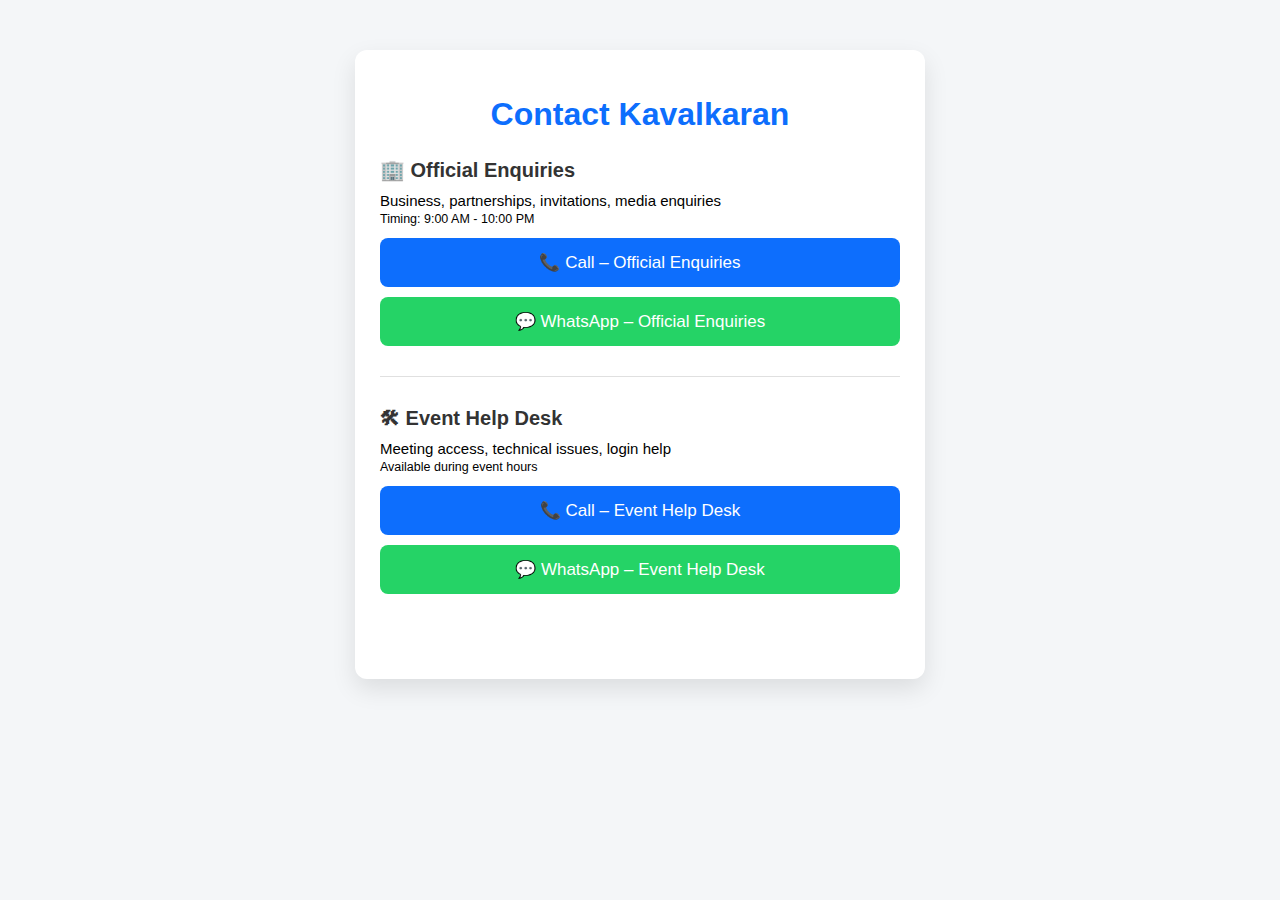
<file: call.html>
<!DOCTYPE html>
<html lang="en">
<head>
<meta charset="UTF-8">
<title>Contact Us – Kavalkaran</title>
<meta name="viewport" content="width=device-width, initial-scale=1.0">

<style>
  body {
    font-family: Arial, sans-serif;
    background: #f4f6f8;
    margin: 0;
  }

  .container {
    max-width: 520px;
    margin: 50px auto;
    background: #fff;
    padding: 25px;
    border-radius: 12px;
    box-shadow: 0 10px 25px rgba(0,0,0,0.1);
  }

  h1 {
    text-align: center;
    color: #0d6efd;
    margin-bottom: 25px;
  }

  .section {
    margin-bottom: 30px;
    padding-bottom: 20px;
    border-bottom: 1px solid #e0e0e0;
  }

  .section:last-child {
    border-bottom: none;
  }

  .section h2 {
    color: #333;
    font-size: 20px;
    margin-bottom: 10px;
  }

  .info {
    font-size: 15px;
    margin-bottom: 12px;
  }

  .btn {
    display: block;
    text-align: center;
    padding: 14px;
    margin: 10px 0;
    border-radius: 8px;
    font-size: 17px;
    color: #fff;
    text-decoration: none;
  }

  .call {
    background: #0d6efd;
  }

  .whatsapp {
    background: #25D366;
  }

  /* Floating Buttons */
  .float-btn {
    position: fixed;
    right: 20px;
    width: 55px;
    height: 55px;
    border-radius: 50%;
    color: #fff;
    font-size: 26px;
    text-align: center;
    line-height: 55px;
    box-shadow: 0 5px 15px rgba(0,0,0,0.3);
    z-index: 1000;
    text-decoration: none;
  }

  .float-enquiry-call { bottom: 160px; background: #0d6efd; }
  .float-enquiry-wa   { bottom: 90px;  background: #25D366; }
  .float-help-call    { bottom: 20px;  background: #6f42c1; }
  .float-help-wa      { bottom: -50px; background: #198754; }

  @media(max-width:600px){
    .float-help-wa { bottom: 20px; }
    .float-help-call { bottom: 90px; }
    .float-enquiry-wa { bottom: 160px; }
    .float-enquiry-call { bottom: 230px; }
  }
</style>
</head>

<body>

<div class="container">
  <h1>Contact Kavalkaran</h1>

  <!-- OFFICIAL ENQUIRIES -->
  <div class="section">
    <h2>🏢 Official Enquiries</h2>
    <div class="info">
      Business, partnerships, invitations, media enquiries  
      <br><small>Timing: 9:00 AM -  10:00 PM</small>
    </div>

    <a href="tel:+919539218900" class="btn call">
      📞 Call – Official Enquiries
    </a>

    <a href="https://wa.me/919539218900?text=Hello%20Kavalkaran%20Team,%20I%20have%20an%20official%20enquiry."
       target="_blank" class="btn whatsapp">
      💬 WhatsApp – Official Enquiries
    </a>
  </div>

  <!-- EVENT HELP DESK -->
  <div class="section">
    <h2>🛠 Event Help Desk</h2>
    <div class="info">
      Meeting access, technical issues, login help  
      <br><small>Available during event hours</small>
    </div>

    <a href="tel:+918907380449" class="btn call">
      📞 Call – Event Help Desk
    </a>

    <a href="https://wa.me/918907380449?text=Hello%20Kavalkaran%20Helpdesk,%20I%20need%20assistance."
       target="_blank" class="btn whatsapp">
      💬 WhatsApp – Event Help Desk
    </a>
  </div>
</div>

</body>
</html>
</file>
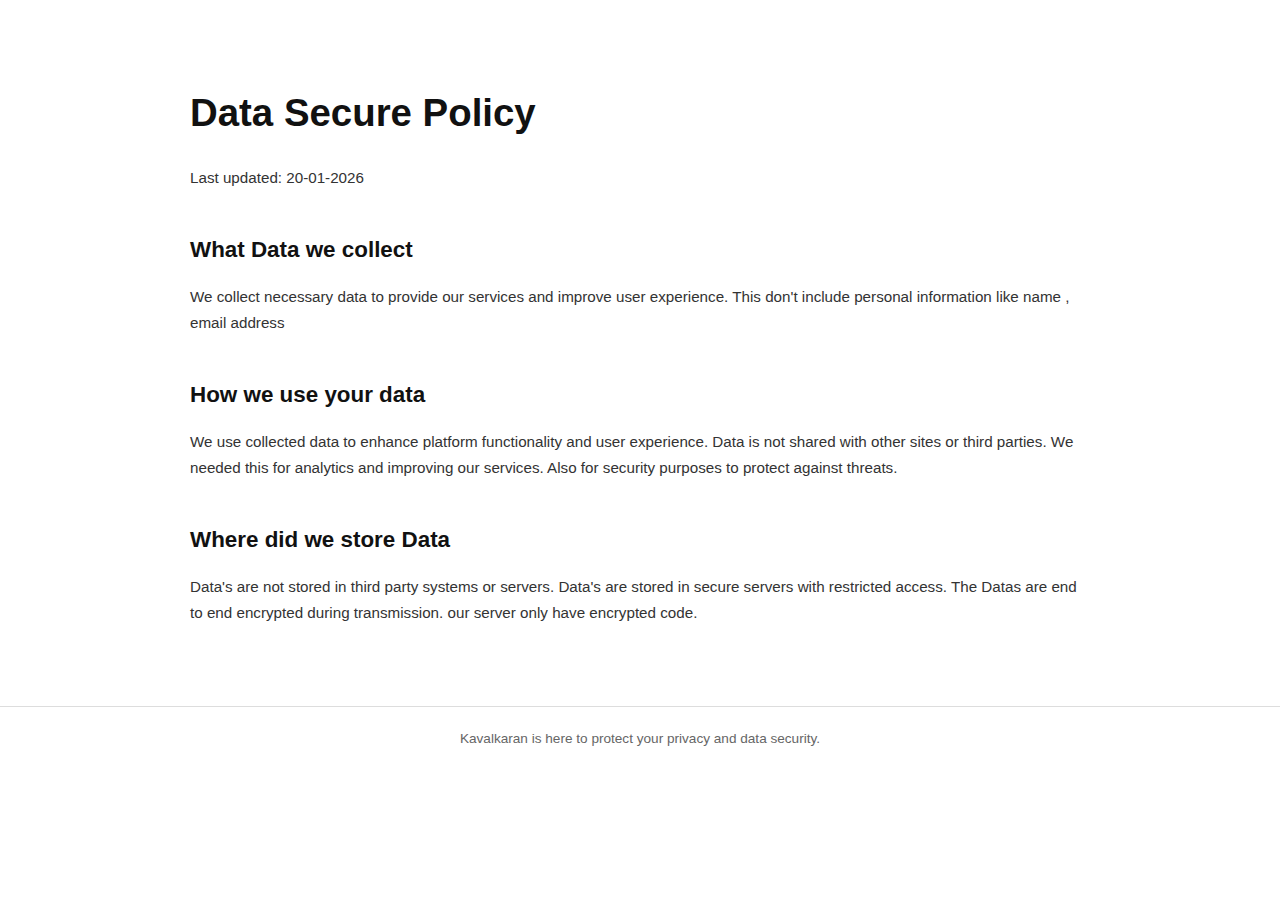
<file: data-secure.html>
<!DOCTYPE html>
<html lang="en">
<head>
    <meta charset="UTF-8">
    <meta name="viewport" content="width=device-width, initial-scale=1.0">
    <title>Kavalkaran : Data secure policy</title>
    <link rel="stylesheet" href="css/policy.css">
</head>
<body>
    <div class="doc-container">
        <h1>Data Secure Policy</h1>

        <div class="meta">
            <p>Last updated: 20-01-2026 </p>
        </div>

        <h2>What Data we collect</h2>
        <p>We collect necessary data to provide our services and improve user experience.
            This don't include personal information like name , email address
        </p>

        <h2>How we use your data</h2>
        <p>We use collected data to enhance platform functionality and user experience.
            Data is not shared with other sites or third parties.
            We needed this for analytics and improving our services.
            Also for security purposes to protect against threats.
        </p>
        <h2> Where did we store Data</h2>
        <p> Data's are not stored in third party systems or servers.
            Data's are stored in secure servers with restricted access.
            The Datas are end to end encrypted during transmission.
            our server only have encrypted code.
        </p>
    </div>

    <center>
        <div class="footer-note">
            Kavalkaran is here to protect your privacy and data security.
        </div>
    </center>
</body>
</html>
<!-- End of data-secure.html -->
</file>
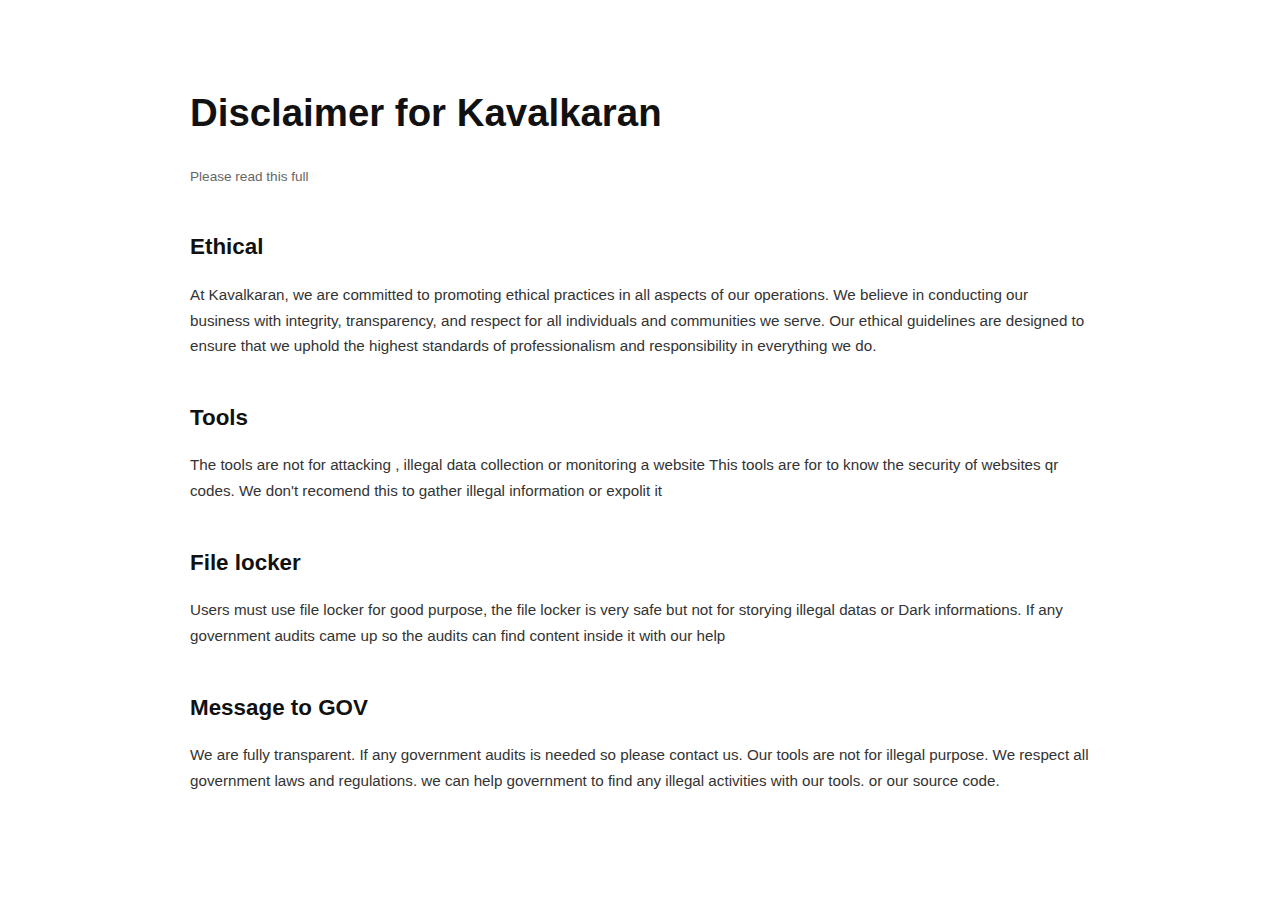
<file: disclimer.html>
<!DOCTYPE html>
<html lang="en">
<head>
    <meta charset="UTF-8">
    <meta name="viewport" content="width=device-width, initial-scale=1.0">
    <title>Kavalkaran | Disclimer page</title>
    <link rel="stylesheet" href="/css/policy.css">
</head>
<body>
    <div class="doc-container">
        <h1>Disclaimer for Kavalkaran</h1>

        <div class="meta">Please read this full</div>

        <h2>Ethical</h2>
        <p>
        At Kavalkaran, we are committed to promoting ethical practices in all aspects of our operations. 
        We believe in conducting our business with integrity, transparency, and respect for all individuals and communities we serve.
        Our ethical guidelines are designed to ensure that we uphold the highest standards of professionalism and responsibility 
        in everything we do.
        </p>

        <h2>Tools</h2>
        <p>The tools are not for attacking , illegal data collection or monitoring a website 
            This tools are for to know the security of websites qr codes.
            We don't recomend this to gather illegal information or expolit it
        </p>

        <h2>File locker</h2>
        <p>Users must use file locker for good purpose, the file locker is very safe but not for storying illegal datas or 
            Dark informations. If any government audits came up so the audits can find content inside it with our help
        </p>

        <h2>Message to GOV</h2>
        <p>We are fully transparent. If any government audits is needed so please contact us.
            Our tools are not for illegal purpose. We respect all government laws and regulations.
            we can help government to find any illegal activities with our tools. or our source code.
        </p>
    </div>
</body>
</html>
</file>
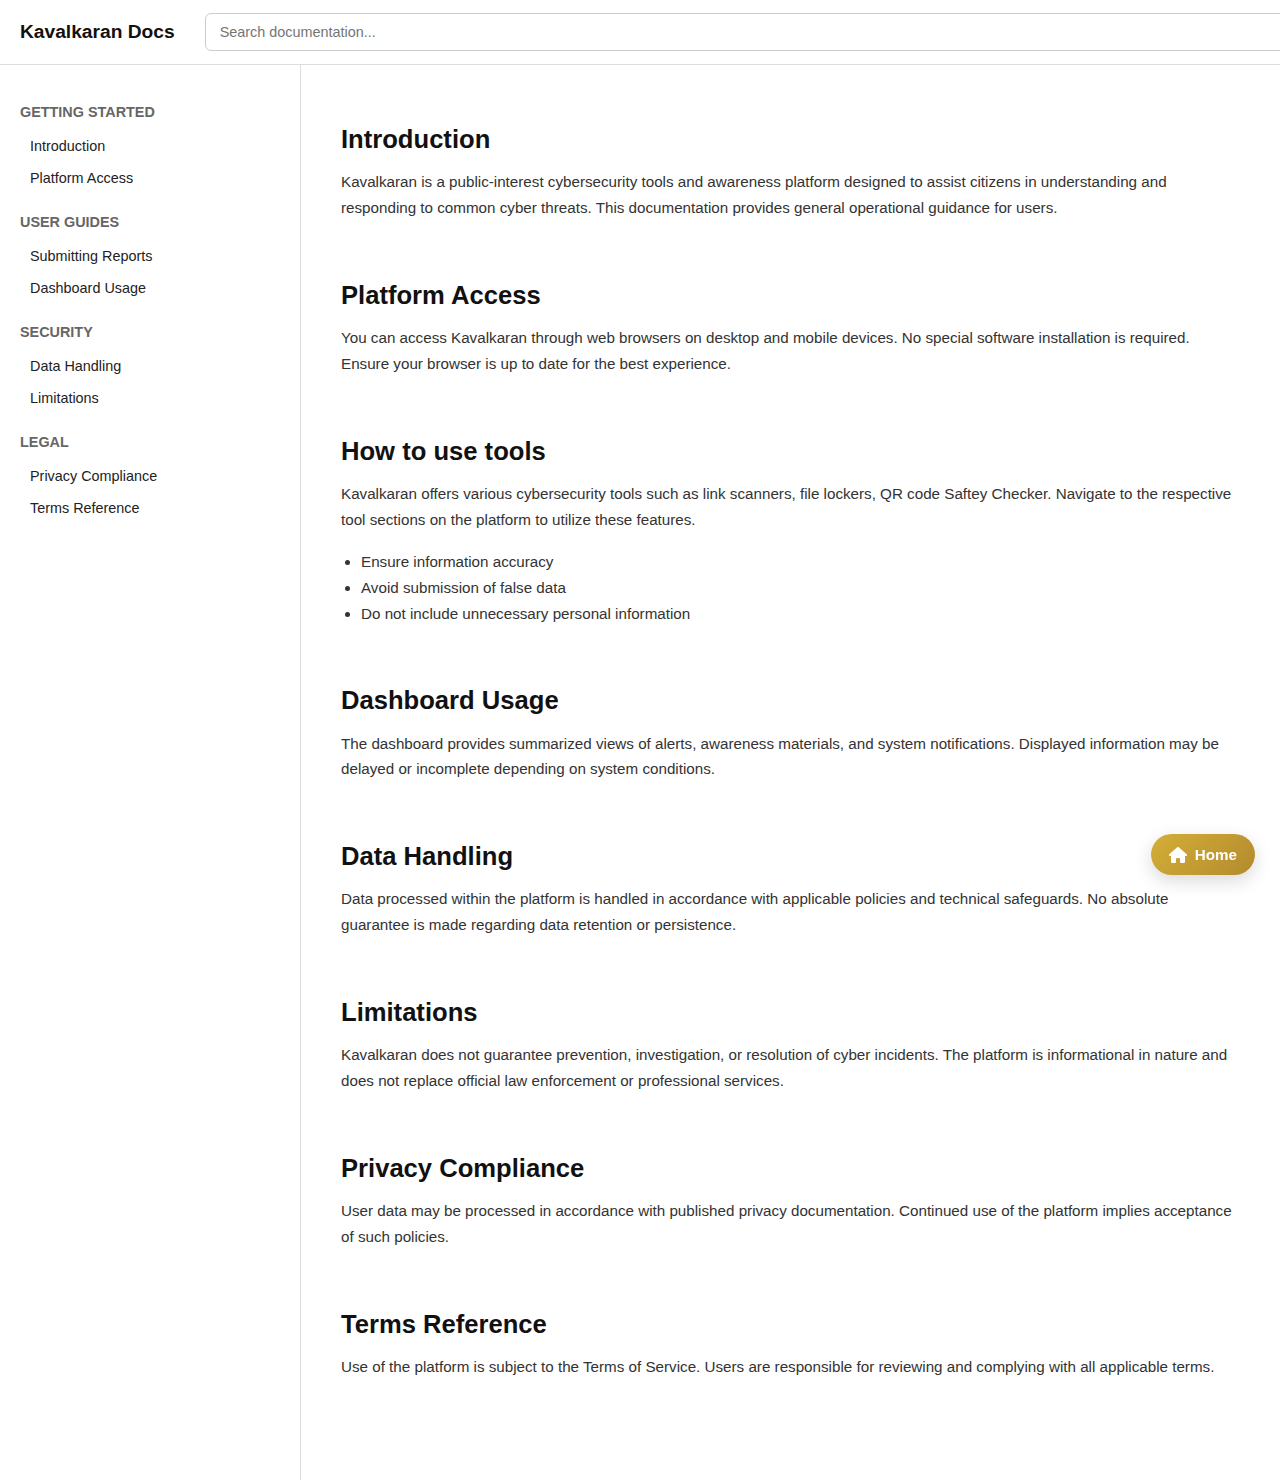
<file: docs.html>
<!DOCTYPE html>
<html lang="en">
<head>
<meta charset="UTF-8">
<title>Kavalkaran Documentation</title>
<meta name="viewport" content="width=device-width, initial-scale=1.0">
<link rel="stylesheet" href="css/dosc.css">
<link rel="stylesheet" href="css/backtohome.css">
<link rel="stylesheet" href="https://cdnjs.cloudflare.com/ajax/libs/font-awesome/6.5.0/css/all.min.css">
<link rel="shortcut icon" href="favicon.ico" type="image/x-icon">
<link rel="icon" type="image/png" href="icons/android-chrome-512x512.png">
<link rel="icon" type="image/png" href="icons/android-chrome-192x192.png">

</head>
<body>
    <!-- BACK TO HOME BUTTON -->
<a href="index.html" class="back-home-btn" title="Back to Home">
  <i class="fa-solid fa-house"></i> Home
</a>

<!-- HEADER -->
<div class="doc-header">
  <h1>Kavalkaran Docs</h1>
  <div class="search-box">
    <input type="text" id="searchInput" placeholder="Search documentation..." />
  </div>
</div>

<!-- LAYOUT -->
<div class="doc-layout">

  <!-- SIDEBAR -->
  <nav class="sidebar" id="sidebar">
    <h3>Getting Started</h3>
    <a href="#intro">Introduction</a>
    <a href="#access">Platform Access</a>

    <h3>User Guides</h3>
    <a href="#reports">Submitting Reports</a>
    <a href="#dashboard">Dashboard Usage</a>

    <h3>Security</h3>
    <a href="#data">Data Handling</a>
    <a href="#limitations">Limitations</a>

    <h3>Legal</h3>
    <a href="#privacy">Privacy Compliance</a>
    <a href="#terms">Terms Reference</a>
  </nav>

  <!-- CONTENT -->
  <main class="content" id="content">

    <section>
      <h2 id="intro">Introduction</h2>
      <p>
        Kavalkaran is a public-interest cybersecurity tools and awareness
        platform designed to assist citizens in understanding and responding
        to common cyber threats. This documentation provides general operational
        guidance for users.
      </p>
    </section>

    <section>
      <h2 id="access">Platform Access</h2>
      <p>
        You can access Kavalkaran through web browsers on desktop and mobile
        devices. No special software installation is required. Ensure your
        browser is up to date for the best experience.
      </p>
    </section>

    <section>
      <h2 id="tools">How to use tools</h2>
      <p>
        Kavalkaran offers various cybersecurity tools such as link scanners,
        file lockers, QR code Saftey Checker. Navigate to the respective tool
        sections on the platform to utilize these features.
      </p>
      <ul>
        <li>Ensure information accuracy</li>
        <li>Avoid submission of false data</li>
        <li>Do not include unnecessary personal information</li>
      </ul>
    </section>

    <section>
      <h2 id="dashboard">Dashboard Usage</h2>
      <p>
        The dashboard provides summarized views of alerts, awareness materials,
        and system notifications. Displayed information may be delayed or
        incomplete depending on system conditions.
      </p>
    </section>

    <section>
      <h2 id="data">Data Handling</h2>
      <p>
        Data processed within the platform is handled in accordance with
        applicable policies and technical safeguards. No absolute guarantee
        is made regarding data retention or persistence.
      </p>
    </section>

    <section id="limitations">
      <h2>Limitations</h2>
      <p>
        Kavalkaran does not guarantee prevention, investigation, or resolution
        of cyber incidents. The platform is informational in nature and does
        not replace official law enforcement or professional services.
      </p>
    </section>

    <section id="privacy">
      <h2>Privacy Compliance</h2>
      <p>
        User data may be processed in accordance with published privacy
        documentation. Continued use of the platform implies acceptance of
        such policies.
      </p>
    </section>

    <section id="terms">
      <h2>Terms Reference</h2>
      <p>
        Use of the platform is subject to the Terms of Service. Users are
        responsible for reviewing and complying with all applicable terms.
      </p>
    </section>

  </main>
</div>

<!-- SEARCH SCRIPT -->
<script>
const searchInput = document.getElementById("searchInput");
const content = document.getElementById("content");
const sidebar = document.getElementById("sidebar");

searchInput.addEventListener("input", function () {
  const query = this.value.toLowerCase();

  // Search content sections
  content.querySelectorAll("section").forEach(section => {
    section.style.display =
      section.innerText.toLowerCase().includes(query) ? "block" : "none";
  });

  // Search sidebar links
  sidebar.querySelectorAll("a").forEach(link => {
    link.style.display =
      link.innerText.toLowerCase().includes(query) ? "block" : "none";
  });
});
</script>

</body>
</html>
</file>
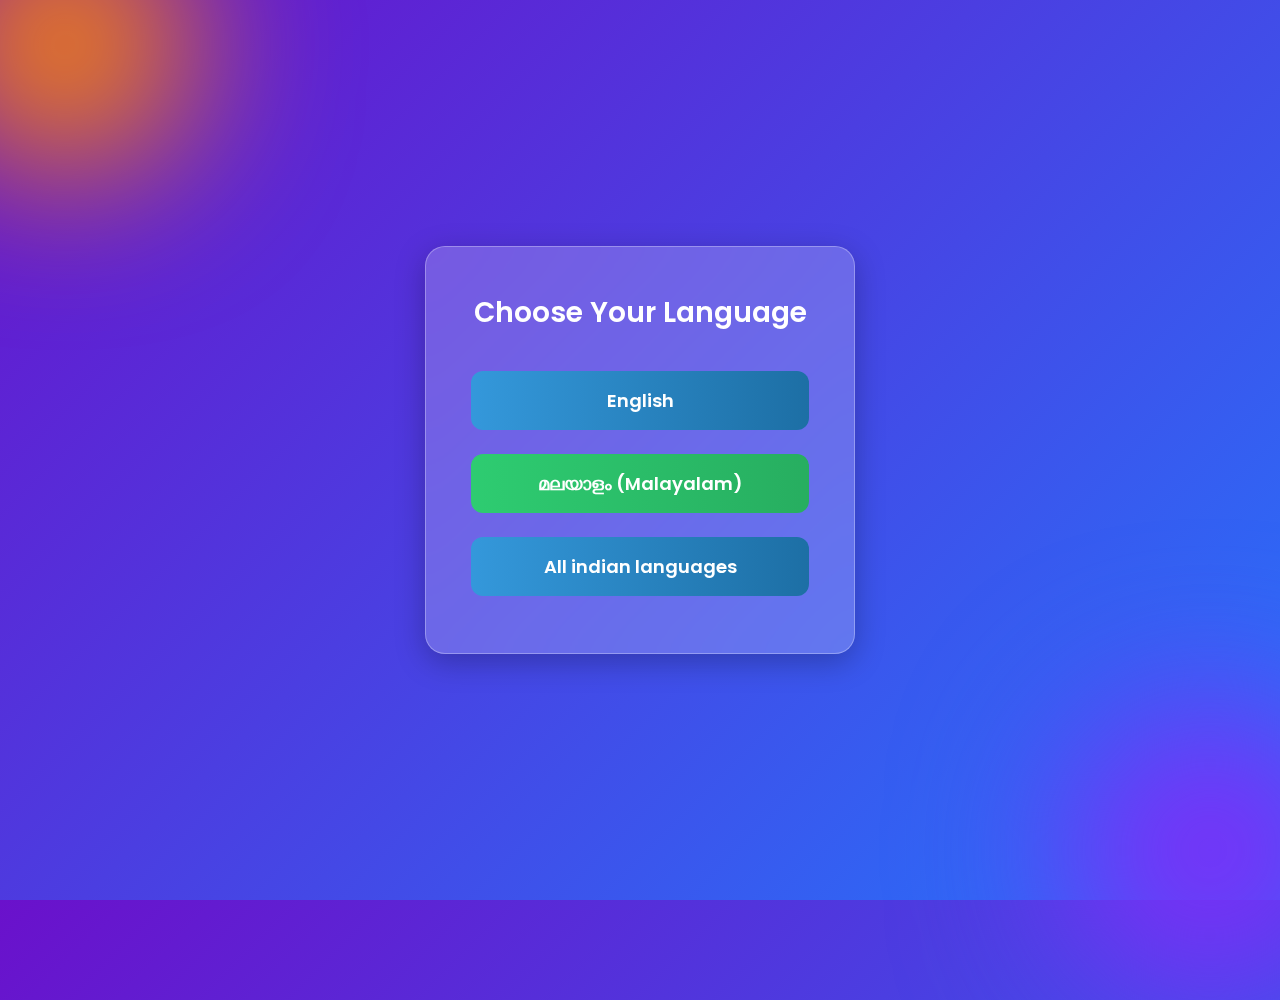
<file: open.html>
<!DOCTYPE html>
<html lang="en">
<head>
<meta charset="UTF-8">
<meta name="viewport" content="width=device-width, initial-scale=1.0">
<title>Kavalkaran Cyber security Web application</title>
<link rel="stylesheet" href="css/backtohome.css">
<link rel="stylesheet" href="https://cdnjs.cloudflare.com/ajax/libs/font-awesome/6.5.0/css/all.min.css">
<link rel="shortcut icon" href="favicon.ico" type="image/x-icon">
<link rel="icon" type="image/png" href="icons/android-chrome-512x512.png">
<link rel="icon" type="image/png" href="icons/android-chrome-192x192.png">



<!-- Google Font -->
<link href="https://fonts.googleapis.com/css2?family=Poppins:wght@300;400;600&display=swap" rel="stylesheet">

<style>
    * {
        margin: 0;
        padding: 0;
        box-sizing: border-box;
        font-family: "Poppins", sans-serif;
    }

    body {
        height: 100vh;
        background: linear-gradient(135deg, #6a11cb 0%, #2575fc 100%);
        display: flex;
        justify-content: center;
        align-items: center;
        overflow: hidden;
    }

    /* Floating background shapes */
    .shape {
        position: absolute;
        border-radius: 50%;
        filter: blur(80px);
        animation: float 7s infinite alternate ease-in-out;
    }
    .shape1 { width: 250px; height: 250px; background: #ff8a00; top: -80px; left: -60px; }
    .shape2 { width: 300px; height: 300px; background: #7b2ff7; bottom: -100px; right: -80px; }

    @keyframes float {
        0% { transform: translateY(0px); }
        100% { transform: translateY(40px); }
    }

    .card {
        width: 430px;
        padding: 45px;
        border-radius: 20px;
        background: rgba(255, 255, 255, 0.2);
        border: 1px solid rgba(255, 255, 255, 0.3);
        box-shadow: 0 8px 30px rgba(0,0,0,0.25);
        backdrop-filter: blur(18px);
        text-align: center;
        animation: fadeIn 0.8s ease-out;
        z-index: 10;
    }

    @keyframes fadeIn {
        from { opacity: 0; transform: translateY(20px); }
        to { opacity: 1; transform: translateY(0); }
    }

    h1 {
        color: #fff;
        margin-bottom: 25px;
        font-size: 28px;
        font-weight: 600;
    }

    .btn {
        width: 100%;
        padding: 16px;
        margin: 12px 0;
        border: none;
        border-radius: 12px;
        font-size: 18px;
        font-weight: 600;
        color: #fff;
        cursor: pointer;
        position: relative;
        overflow: hidden;
        transition: transform 0.25s ease;
    }

    .btn:hover {
        transform: scale(1.04);
    }

    .btn::after {
        content: "";
        position: absolute;
        top: 0;
        left: -100%;
        width: 100%;
        height: 100%;
        background: rgba(255, 255, 255, 0.25);
        transition: 0.4s;
    }

    .btn:hover::after {
        left: 0;
    }

    .english {
        background: linear-gradient(90deg, #3498db, #1d6fa5);
    }

    .malayalam {
        background: linear-gradient(90deg, #2ecc71, #27ae60);
    }

</style>
</head>

<body>

<div class="shape shape1"></div>
<div class="shape shape2"></div>

<div class="card">
    <h1>Choose Your Language</h1>

    <button class="btn english" onclick="goEnglish()">English</button>
    <button class="btn malayalam" onclick="goMalayalam()">മലയാളം (Malayalam)</button>
    <button class="btn english" onclick="goAllindian()">All indian languages</button>
</div>

<script>
function goEnglish() {
    window.location.href = "https://kavalkaran-english.onrender.com/";
}
function goMalayalam() {
    window.location.href = "https://kavalkaran-malayalam.onrender.com/";
}
function goAllindian() {
    window.location.href = "https://kavalkaran-indian.onrender.com/";
}
</script>

</body>
</html>
</file>
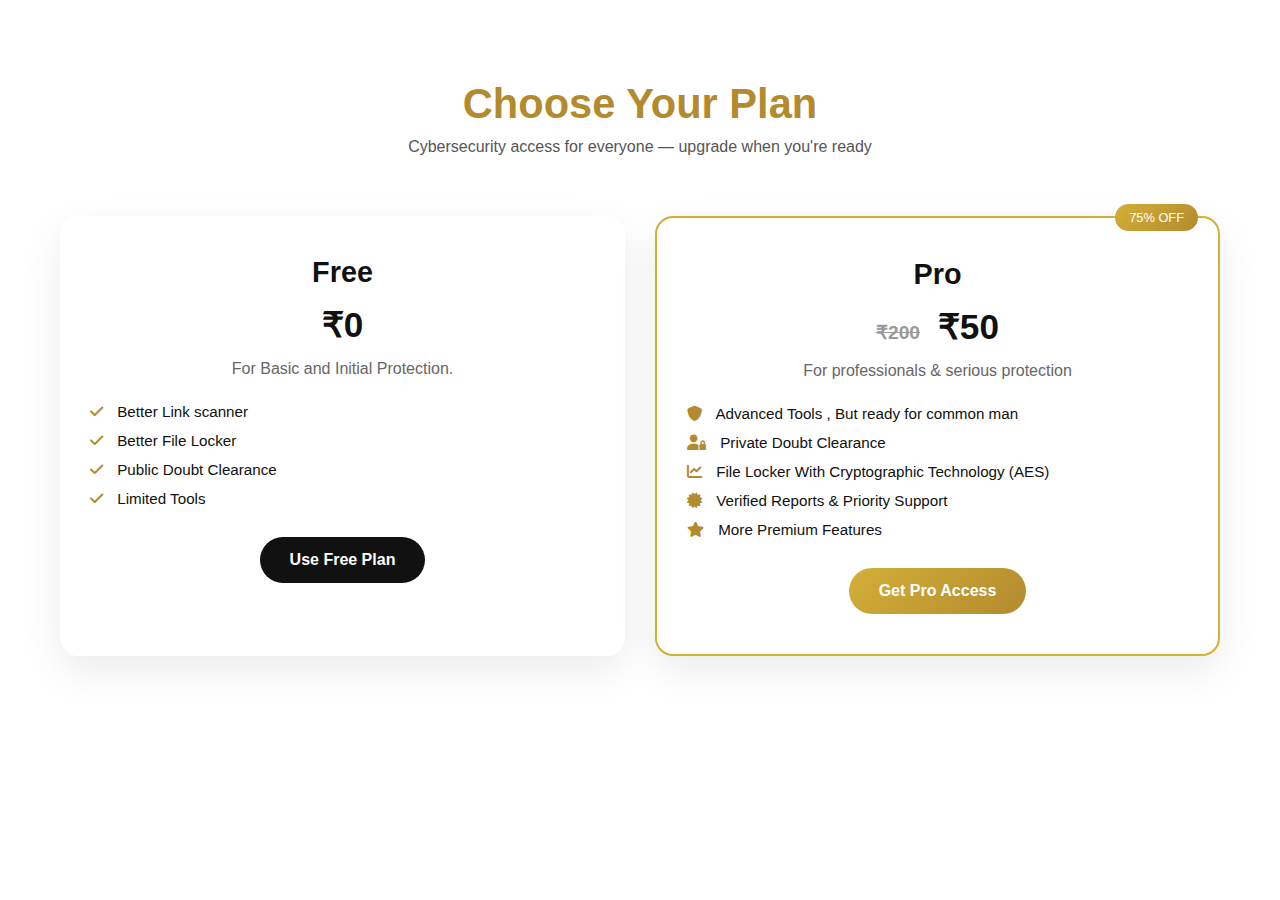
<file: pricing.html>
<!DOCTYPE html>
<html lang="en">
<head>
  <meta charset="UTF-8" />
  <title>Kavalkaran | Pricing</title>
  <meta name="viewport" content="width=device-width, initial-scale=1.0" />

  <!-- Font Awesome -->
  <link rel="stylesheet" href="https://cdnjs.cloudflare.com/ajax/libs/font-awesome/6.5.0/css/all.min.css"/>

  <!-- Pricing CSS -->
  <link rel="stylesheet" href="css/pricing.css">
</head>
<body>


<section class="pricing-section">
  <div class="pricing-header">
    <h1>Choose Your Plan</h1>
    <p>Cybersecurity access for everyone — upgrade when you're ready</p>
  </div>

  <div class="pricing-grid">

    <!-- FREE PLAN -->
    <div class="pricing-card free">
      <h2>Free</h2>
      <p class="price">₹0</p>
      <p class="tagline">For Basic and Initial Protection. </p>

      <ul class="features">
        <li><i class="fa-solid fa-check"></i> Better Link scanner</li>
        <li><i class="fa-solid fa-check"></i> Better File Locker</li>
        <li><i class="fa-solid fa-check"></i> Public Doubt Clearance</li>
        <li><i class="fa-solid fa-check"></i> Limited Tools</li>
      </ul>

      <a href="https://kavalkaran.onrender.com/open" class="btn free-btn">
        Use Free Plan
      </a>
    </div>

    <!-- PRO PLAN -->
    <div class="pricing-card pro">
      <div class="badge">75% OFF</div>
      <h2>Pro</h2>
      <p class="price">
        <span class="strike">₹200</span> ₹50
      </p>
      <p class="tagline">For professionals & serious protection</p>

      <ul class="features">
        <li><i class="fa-solid fa-shield"></i> Advanced Tools , But ready for common man</li>
        <li><i class="fa-solid fa-user-lock"></i> Private Doubt Clearance</li>
        <li><i class="fa-solid fa-chart-line"></i> File Locker With Cryptographic Technology (AES)</li>
        <li><i class="fa-solid fa-certificate"></i> Verified Reports & Priority Support</li>
        <li><i class="fa-solid fa-star"></i> More Premium Features</li>
      </ul>

      <a href="https://wa.me/9539218900" class="btn pro-btn">
        Get Pro Access
      </a>
    </div>

  </div>
</section>

</body>
</html>
</file>
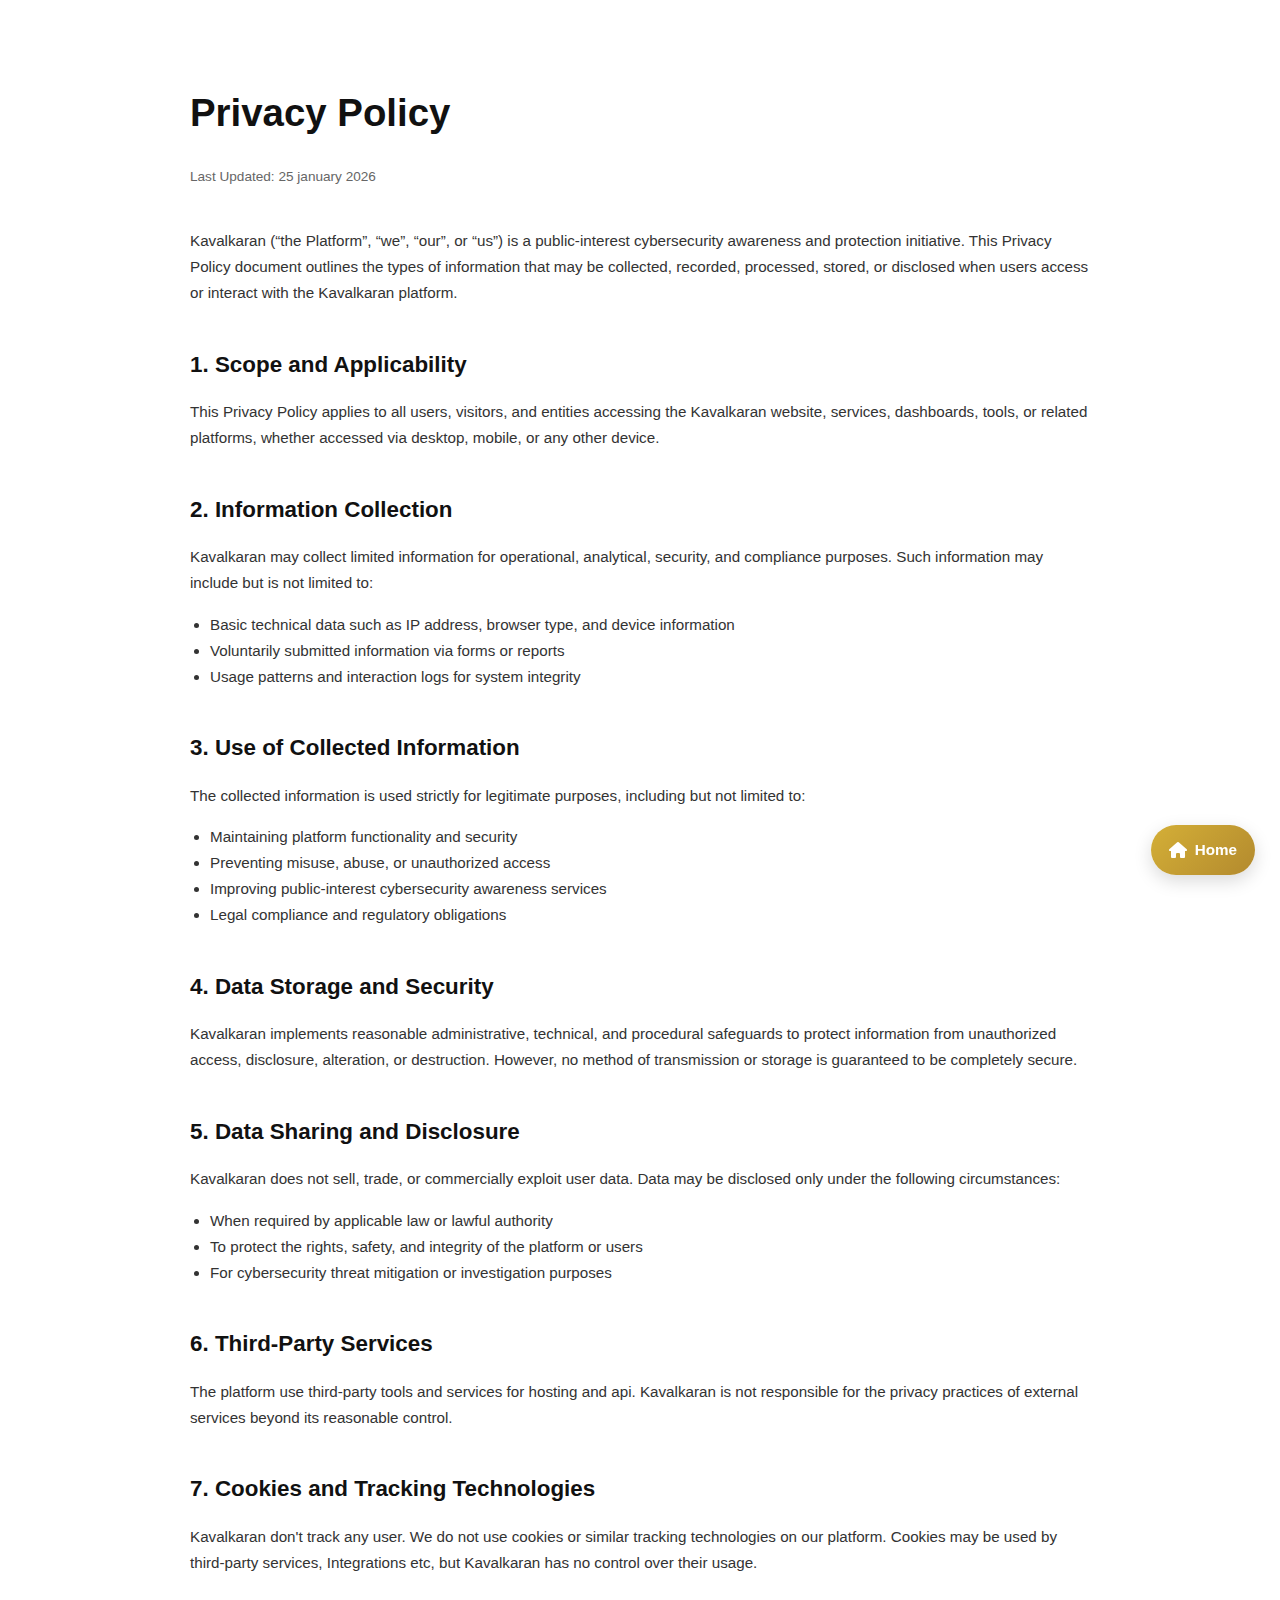
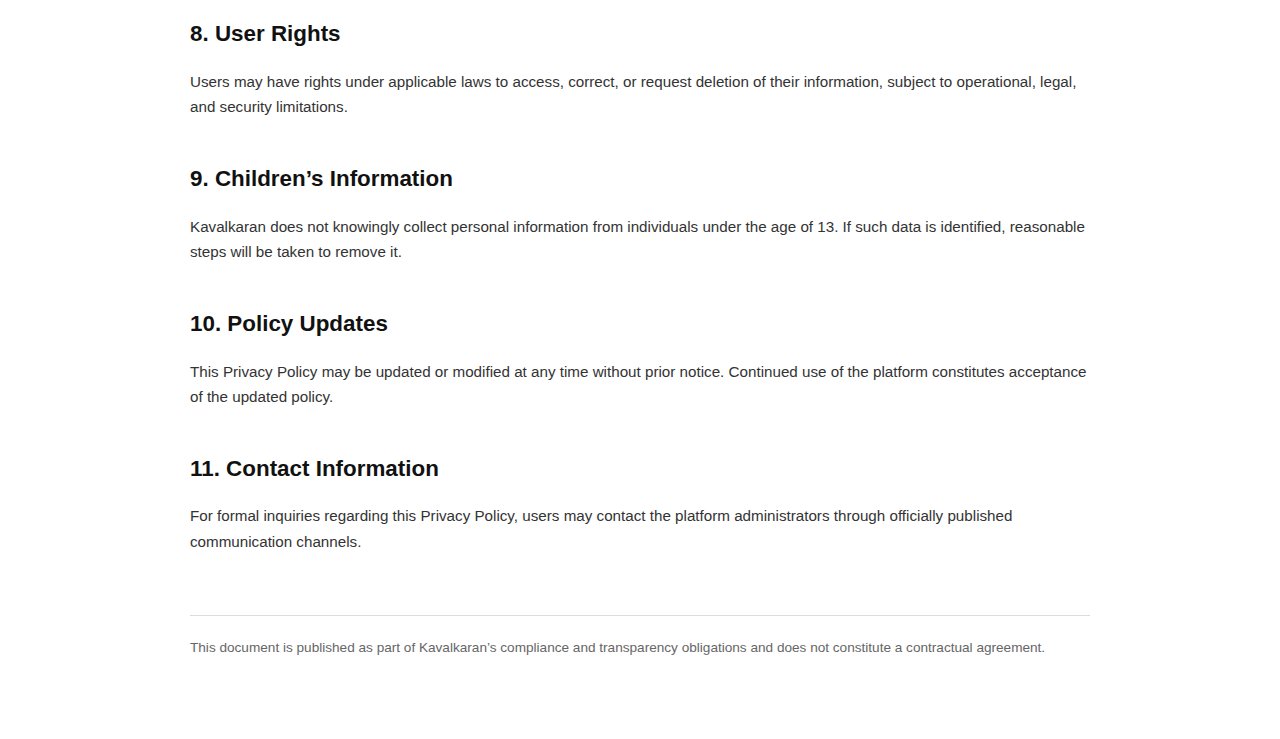
<file: privacy-policy.html>
<!DOCTYPE html>
<html lang="en">
<head>
  <meta charset="UTF-8">
  <title>Privacy Policy | Kavalkaran</title>
  <meta name="viewport" content="width=device-width, initial-scale=1.0">
  <link rel="stylesheet" href="css/backtohome.css">
  
<link rel="stylesheet" href="https://cdnjs.cloudflare.com/ajax/libs/font-awesome/6.5.0/css/all.min.css">

  <style>
    body {
      font-family: "Segoe UI", Arial, sans-serif;
      background: #ffffff;
      color: #111;
      line-height: 1.7;
      margin: 0;
    }

    .doc-container {
      max-width: 900px;
      margin: 80px auto;
      padding: 0 20px;
    }

    h1 {
      font-size: 2.4rem;
      margin-bottom: 20px;
    }

    h2 {
      font-size: 1.4rem;
      margin-top: 40px;
      margin-bottom: 10px;
    }

    p, li {
      font-size: 0.95rem;
      color: #333;
    }

    ul {
      padding-left: 20px;
    }

    .meta {
      font-size: 0.85rem;
      color: #666;
      margin-bottom: 40px;
    }

    .footer-note {
      margin-top: 60px;
      font-size: 0.85rem;
      color: #666;
      border-top: 1px solid #ddd;
      padding-top: 20px;
    }

    @media (max-width: 600px) {
      .doc-container {
        margin: 40px auto;
      }

      h1 {
        font-size: 2rem;
      }
    }
  </style>
</head>
<body>

<div class="doc-container">

  <h1>Privacy Policy</h1>

  <div class="meta">
    Last Updated: 25 january 2026
  </div>

  <p>
    Kavalkaran (“the Platform”, “we”, “our”, or “us”) is a public-interest
    cybersecurity awareness and protection initiative. This Privacy Policy
    document outlines the types of information that may be collected, recorded,
    processed, stored, or disclosed when users access or interact with the
    Kavalkaran platform.
  </p>

  <h2>1. Scope and Applicability</h2>
  <p>
    This Privacy Policy applies to all users, visitors, and entities accessing
    the Kavalkaran website, services, dashboards, tools, or related platforms,
    whether accessed via desktop, mobile, or any other device.
  </p>

  <h2>2. Information Collection</h2>
  <p>
    Kavalkaran may collect limited information for operational, analytical,
    security, and compliance purposes. Such information may include but is not
    limited to:
  </p>
  <ul>
    <li>Basic technical data such as IP address, browser type, and device information</li>
    <li>Voluntarily submitted information via forms or reports</li>
    <li>Usage patterns and interaction logs for system integrity</li>
  </ul>

  <h2>3. Use of Collected Information</h2>
  <p>
    The collected information is used strictly for legitimate purposes,
    including but not limited to:
  </p>
  <ul>
    <li>Maintaining platform functionality and security</li>
    <li>Preventing misuse, abuse, or unauthorized access</li>
    <li>Improving public-interest cybersecurity awareness services</li>
    <li>Legal compliance and regulatory obligations</li>
  </ul>

  <h2>4. Data Storage and Security</h2>
  <p>
    Kavalkaran implements reasonable administrative, technical, and procedural
    safeguards to protect information from unauthorized access, disclosure,
    alteration, or destruction. However, no method of transmission or storage
    is guaranteed to be completely secure.
  </p>

  <h2>5. Data Sharing and Disclosure</h2>
  <p>
    Kavalkaran does not sell, trade, or commercially exploit user data. Data may
    be disclosed only under the following circumstances:
  </p>
  <ul>
    <li>When required by applicable law or lawful authority</li>
    <li>To protect the rights, safety, and integrity of the platform or users</li>
    <li>For cybersecurity threat mitigation or investigation purposes</li>
  </ul>

  <h2>6. Third-Party Services</h2>
  <p>
    The platform use third-party tools and services for hosting and
    api. Kavalkaran is not responsible for the privacy
    practices of external services beyond its reasonable control.
  </p>

  <h2>7. Cookies and Tracking Technologies</h2>
  <p>
    Kavalkaran don't track any user. We do not use cookies or similar tracking
    technologies on our platform. Cookies may be used by third-party services,
    Integrations etc, but Kavalkaran has no control over their usage.
  </p>

  <h2>8. User Rights</h2>
  <p>
    Users may have rights under applicable laws to access, correct, or request
    deletion of their information, subject to operational, legal, and security
    limitations.
  </p>

  <h2>9. Children’s Information</h2>
  <p>
    Kavalkaran does not knowingly collect personal information from individuals
    under the age of 13. If such data is identified, reasonable steps will be
    taken to remove it.
  </p>

  <h2>10. Policy Updates</h2>
  <p>
    This Privacy Policy may be updated or modified at any time without prior
    notice. Continued use of the platform constitutes acceptance of the updated
    policy.
  </p>

  <h2>11. Contact Information</h2>
  <p>
    For formal inquiries regarding this Privacy Policy, users may contact the
    platform administrators through officially published communication channels.
  </p>

  <div class="footer-note">
    This document is published as part of Kavalkaran’s compliance and
    transparency obligations and does not constitute a contractual agreement.
  </div>

</div>
<!-- BACK TO HOME BUTTON -->
<a href="index.html" class="back-home-btn" title="Back to Home">
  <i class="fa-solid fa-house"></i> Home
</a>

</body>
</html>
</file>
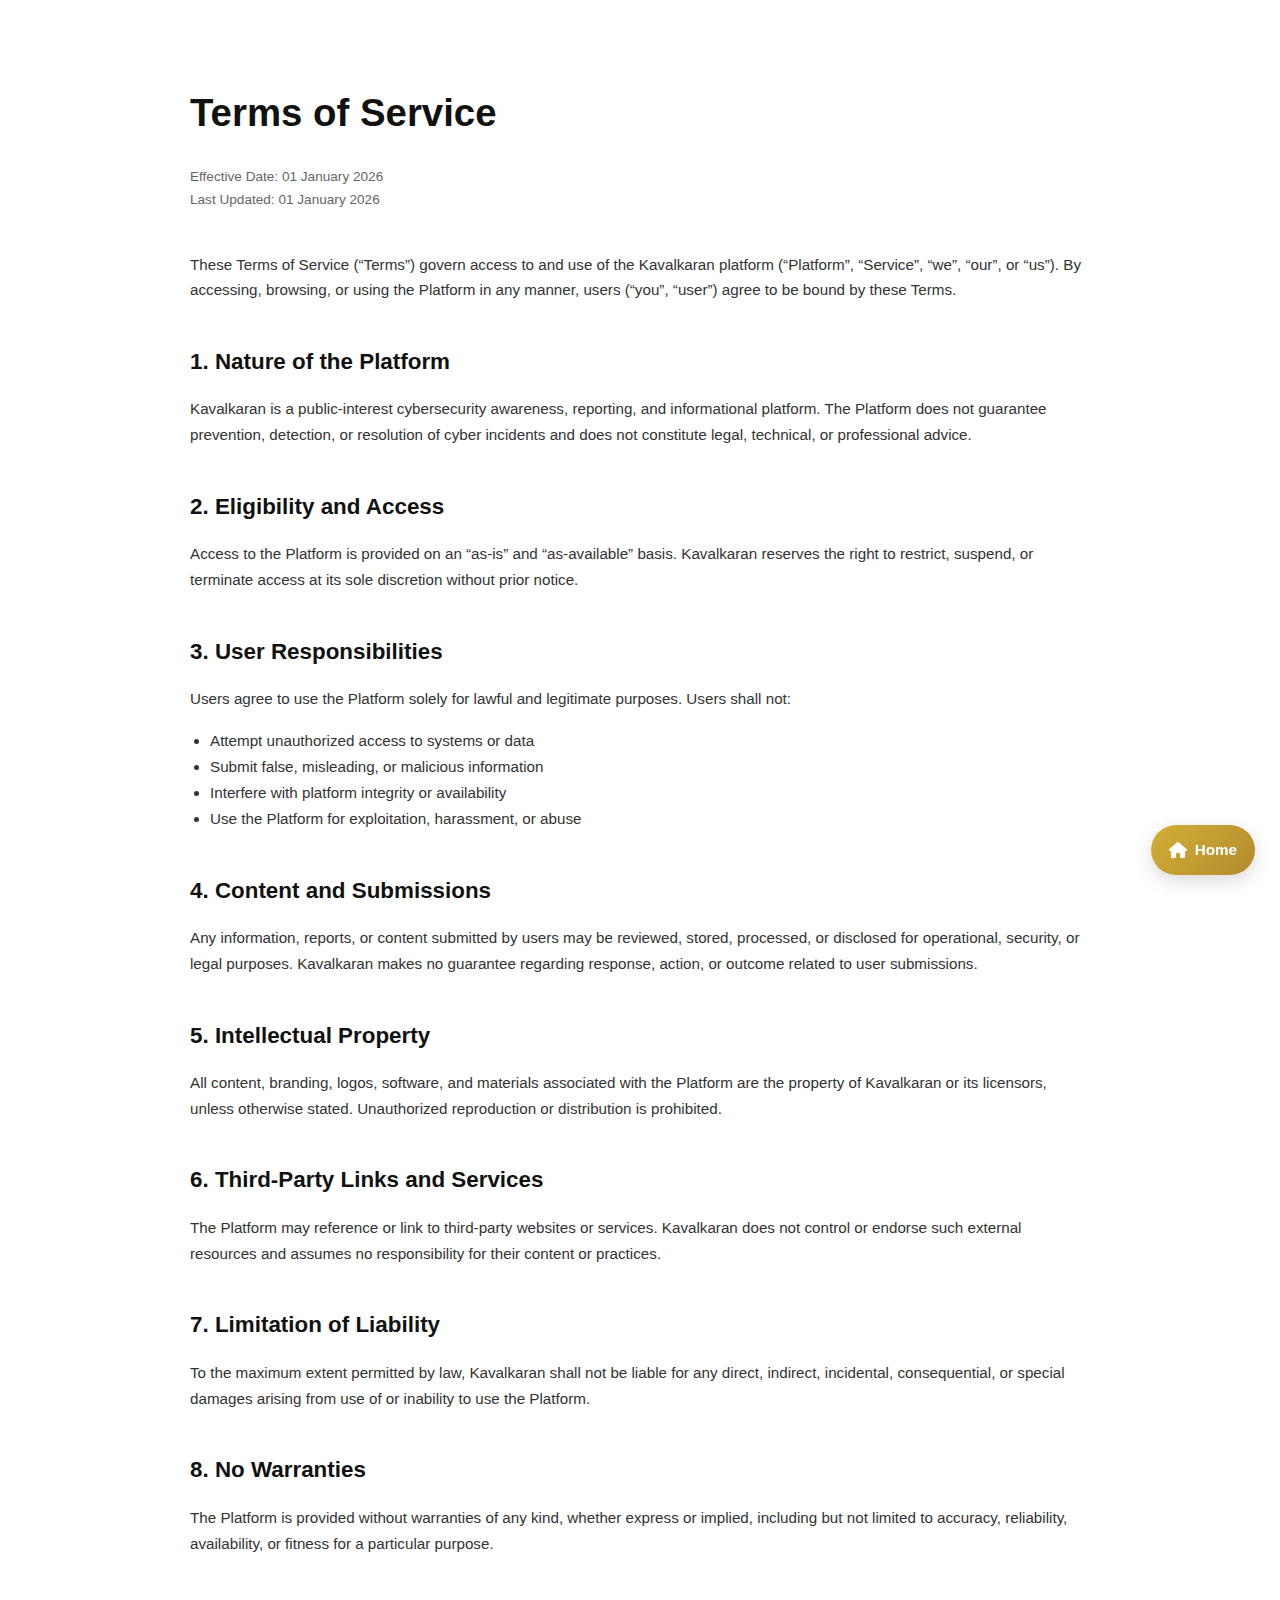
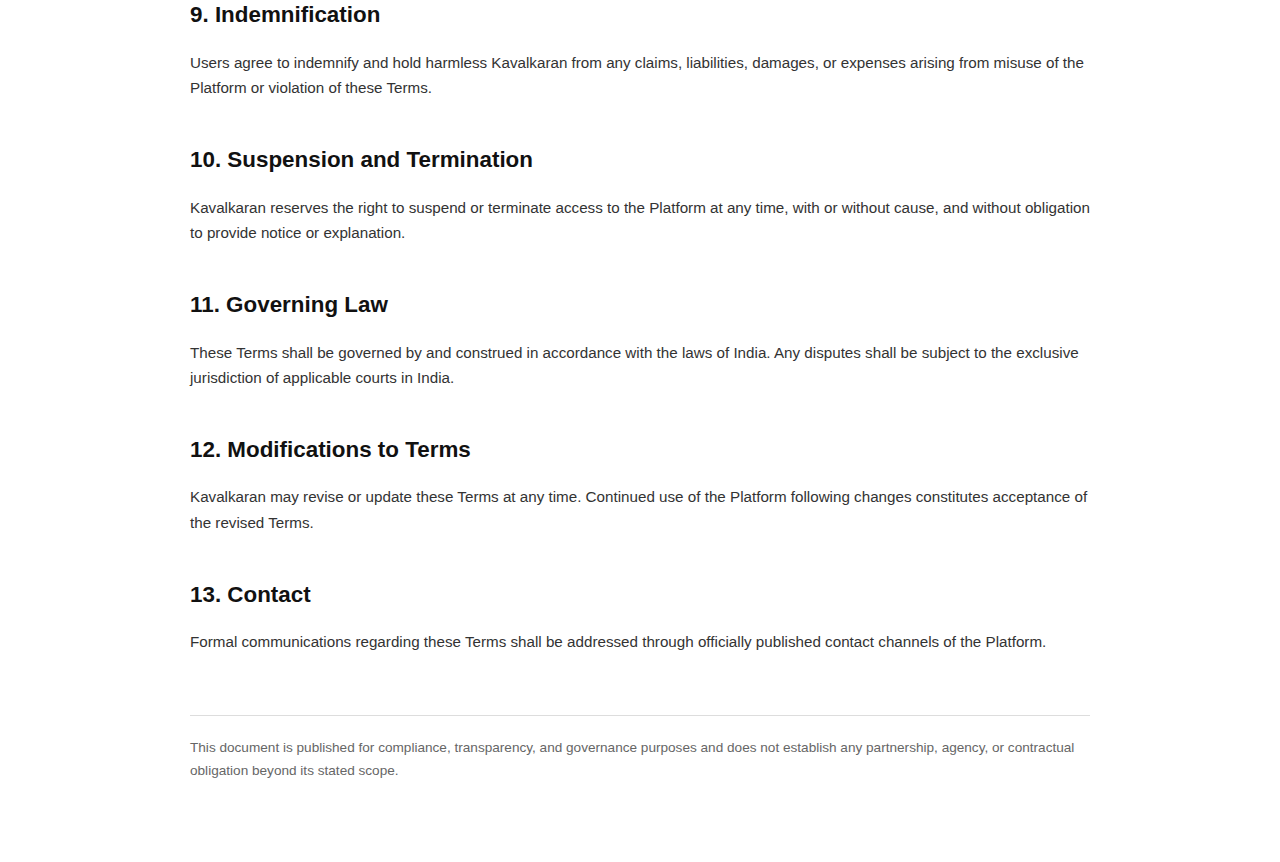
<file: terms-services.html>
<!DOCTYPE html>
<html lang="en">
<head>
  <meta charset="UTF-8">
  <title>Terms of Service | Kavalkaran</title>
  <meta name="viewport" content="width=device-width, initial-scale=1.0">
  <link rel="stylesheet" href="css/backtohome.css">
<link rel="stylesheet" href="https://cdnjs.cloudflare.com/ajax/libs/font-awesome/6.5.0/css/all.min.css">
<link rel="shortcut icon" href="favicon.ico" type="image/x-icon">
<link rel="icon" type="image/png" href="icons/android-chrome-512x512.png">
<link rel="icon" type="image/png" href="icons/android-chrome-192x192.png">


  <style>
    body {
      font-family: "Segoe UI", Arial, sans-serif;
      background: #ffffff;
      color: #111;
      line-height: 1.7;
      margin: 0;
    }

    .doc-container {
      max-width: 900px;
      margin: 80px auto;
      padding: 0 20px;
    }

    h1 {
      font-size: 2.4rem;
      margin-bottom: 20px;
    }

    h2 {
      font-size: 1.4rem;
      margin-top: 40px;
      margin-bottom: 10px;
    }

    p, li {
      font-size: 0.95rem;
      color: #333;
    }

    ul {
      padding-left: 20px;
    }

    .meta {
      font-size: 0.85rem;
      color: #666;
      margin-bottom: 40px;
    }

    .footer-note {
      margin-top: 60px;
      font-size: 0.85rem;
      color: #666;
      border-top: 1px solid #ddd;
      padding-top: 20px;
    }

    @media (max-width: 600px) {
      .doc-container {
        margin: 40px auto;
      }

      h1 {
        font-size: 2rem;
      }
    }
  </style>
</head>
<body>

<div class="doc-container">

  <h1>Terms of Service</h1>

  <div class="meta">
    Effective Date: 01 January 2026<br>
    Last Updated: 01 January 2026
  </div>

  <p>
    These Terms of Service (“Terms”) govern access to and use of the Kavalkaran
    platform (“Platform”, “Service”, “we”, “our”, or “us”). By accessing,
    browsing, or using the Platform in any manner, users (“you”, “user”) agree
    to be bound by these Terms.
  </p>

  <h2>1. Nature of the Platform</h2>
  <p>
    Kavalkaran is a public-interest cybersecurity awareness, reporting, and
    informational platform. The Platform does not guarantee prevention,
    detection, or resolution of cyber incidents and does not constitute legal,
    technical, or professional advice.
  </p>

  <h2>2. Eligibility and Access</h2>
  <p>
    Access to the Platform is provided on an “as-is” and “as-available” basis.
    Kavalkaran reserves the right to restrict, suspend, or terminate access at
    its sole discretion without prior notice.
  </p>

  <h2>3. User Responsibilities</h2>
  <p>
    Users agree to use the Platform solely for lawful and legitimate purposes.
    Users shall not:
  </p>
  <ul>
    <li>Attempt unauthorized access to systems or data</li>
    <li>Submit false, misleading, or malicious information</li>
    <li>Interfere with platform integrity or availability</li>
    <li>Use the Platform for exploitation, harassment, or abuse</li>
  </ul>

  <h2>4. Content and Submissions</h2>
  <p>
    Any information, reports, or content submitted by users may be reviewed,
    stored, processed, or disclosed for operational, security, or legal
    purposes. Kavalkaran makes no guarantee regarding response, action, or
    outcome related to user submissions.
  </p>

  <h2>5. Intellectual Property</h2>
  <p>
    All content, branding, logos, software, and materials associated with the
    Platform are the property of Kavalkaran or its licensors, unless otherwise
    stated. Unauthorized reproduction or distribution is prohibited.
  </p>

  <h2>6. Third-Party Links and Services</h2>
  <p>
    The Platform may reference or link to third-party websites or services.
    Kavalkaran does not control or endorse such external resources and assumes
    no responsibility for their content or practices.
  </p>

  <h2>7. Limitation of Liability</h2>
  <p>
    To the maximum extent permitted by law, Kavalkaran shall not be liable for
    any direct, indirect, incidental, consequential, or special damages arising
    from use of or inability to use the Platform.
  </p>

  <h2>8. No Warranties</h2>
  <p>
    The Platform is provided without warranties of any kind, whether express or
    implied, including but not limited to accuracy, reliability, availability,
    or fitness for a particular purpose.
  </p>

  <h2>9. Indemnification</h2>
  <p>
    Users agree to indemnify and hold harmless Kavalkaran from any claims,
    liabilities, damages, or expenses arising from misuse of the Platform or
    violation of these Terms.
  </p>

  <h2>10. Suspension and Termination</h2>
  <p>
    Kavalkaran reserves the right to suspend or terminate access to the Platform
    at any time, with or without cause, and without obligation to provide notice
    or explanation.
  </p>

  <h2>11. Governing Law</h2>
  <p>
    These Terms shall be governed by and construed in accordance with the laws
    of India. Any disputes shall be subject to the exclusive jurisdiction of
    applicable courts in India.
  </p>

  <h2>12. Modifications to Terms</h2>
  <p>
    Kavalkaran may revise or update these Terms at any time. Continued use of
    the Platform following changes constitutes acceptance of the revised Terms.
  </p>

  <h2>13. Contact</h2>
  <p>
    Formal communications regarding these Terms shall be addressed through
    officially published contact channels of the Platform.
  </p>

  <div class="footer-note">
    This document is published for compliance, transparency, and governance
    purposes and does not establish any partnership, agency, or contractual
    obligation beyond its stated scope.
  </div>

</div>
<!-- BACK TO HOME BUTTON -->
<a href="index.html" class="back-home-btn" title="Back to Home">
  <i class="fa-solid fa-house"></i> Home
</a>
</body>
</html>
</file>
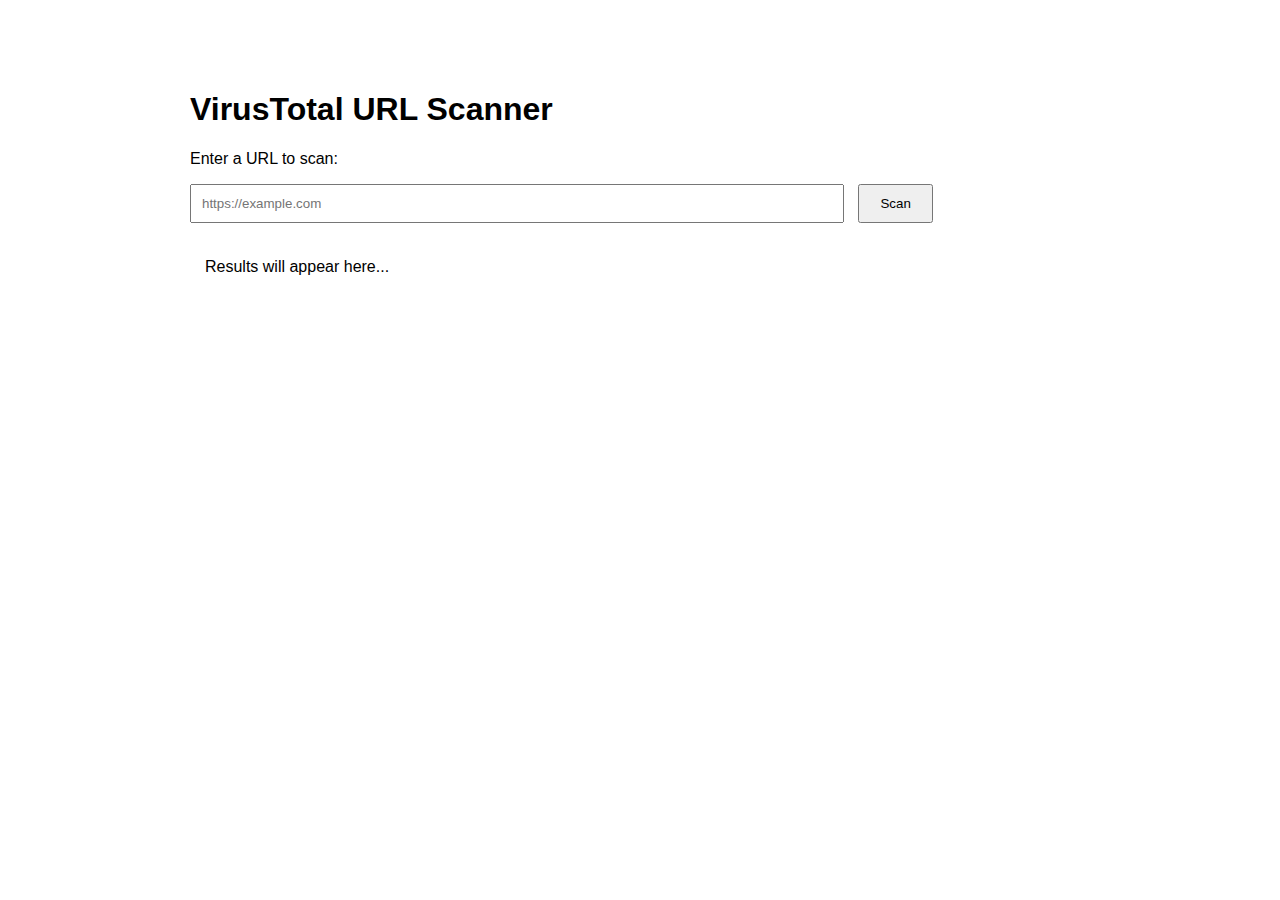
<file: vt.html>
<!DOCTYPE html>
<html lang="en">
<head>
    <meta charset="UTF-8">
    <meta name="viewport" content="width=device-width, initial-scale=1.0">
    <title>VirusTotal URL Scanner</title>
    <style>
        body {
            font-family: Arial, sans-serif;
            max-width: 900px;
            margin: 50px auto;
            padding: 20px;
        }
        input[type="text"] {
            width: 70%;
            padding: 10px;
            margin-right: 10px;
        }
        button {
            padding: 10px 20px;
        }
        #result {
            margin-top: 20px;
            padding: 15px;
            border-radius: 5px;
        }
        .safe { background-color: #d4edda; color: #155724; }
        .malicious { background-color: #f8d7da; color: #721c24; }
        .suspicious { background-color: #fff3cd; color: #856404; }
        table {
            width: 100%;
            border-collapse: collapse;
            margin-top: 15px;
        }
        th, td {
            border: 1px solid #ccc;
            padding: 8px;
            text-align: left;
        }
        th {
            background-color: #f2f2f2;
        }
    </style>
</head>
<body>
    <h1>VirusTotal URL Scanner</h1>
    <p>Enter a URL to scan:</p>
    <input type="text" id="inputURL" placeholder="https://example.com">
    <button onclick="scanURL()">Scan</button>

    <div id="result" class="">Results will appear here...</div>

    <script>
        async function scanURL() {
            const url = document.getElementById("inputURL").value.trim();
            const resultEl = document.getElementById("result");

            if (!url) {
                resultEl.textContent = "Please enter a URL.";
                resultEl.className = "suspicious";
                return;
            }

            resultEl.textContent = "Scanning... Please wait.";
            resultEl.className = "";

            try {
                const response = await fetch("https://vt-backend-hjwh.onrender.com/scan", {
                    method: "POST",
                    headers: { "Content-Type": "application/json" },
                    body: JSON.stringify({ url })
                });

                if (!response.ok) {
                    throw new Error(`Error: ${response.status} ${response.statusText}`);
                }

                const data = await response.json();

                // Extract summary stats
                const stats = data.data?.attributes?.stats || {};
                const { harmless=0, malicious=0, suspicious=0, timeout=0, undetected=0 } = stats;

                // Set result color
                if (malicious > 0) resultEl.className = "malicious";
                else if (suspicious > 0) resultEl.className = "suspicious";
                else resultEl.className = "safe";

                // Build summary text
                let summaryHTML = `
                    <strong>URL:</strong> ${url}<br>
                    <strong>Summary:</strong> Harmless: ${harmless}, Malicious: ${malicious}, Suspicious: ${suspicious}, Timeout: ${timeout}, Undetected: ${undetected}
                `;

                // Extract per-engine results (if available)
                const engines = data.data?.attributes?.last_analysis_results || null;

                let tableHTML = '';
                if (engines) {
                    tableHTML = `<table>
                        <tr><th>Engine</th><th>Category</th><th>Result</th></tr>`;

                    for (const [engine, info] of Object.entries(engines)) {
                        tableHTML += `
                            <tr>
                                <td>${engine}</td>
                                <td>${info.category}</td>
                                <td>${info.result || '-'}</td>
                            </tr>
                        `;
                    }
                    tableHTML += `</table>`;
                }

                resultEl.innerHTML = summaryHTML + tableHTML;

            } catch (error) {
                resultEl.textContent = "Error: " + error.message;
                resultEl.className = "malicious";
            }
        }
    </script>
</body>
</html>
</file>
<file: css/policy.css>
body {
      font-family: "Segoe UI", Arial, sans-serif;
      background: #ffffff;
      color: #111;
      line-height: 1.7;
      margin: 0;
    }

    .doc-container {
      max-width: 900px;
      margin: 80px auto;
      padding: 0 20px;
    }

    h1 {
      font-size: 2.4rem;
      margin-bottom: 20px;
    }

    h2 {
      font-size: 1.4rem;
      margin-top: 40px;
      margin-bottom: 10px;
    }

    p, li {
      font-size: 0.95rem;
      color: #333;
    }

    ul {
      padding-left: 20px;
    }

    .meta {
      font-size: 0.85rem;
      color: #666;
      margin-bottom: 40px;
    }

    .footer-note {
      margin-top: 60px;
      font-size: 0.85rem;
      color: #666;
      border-top: 1px solid #ddd;
      padding-top: 20px;
    }

    @media (max-width: 600px) {
      .doc-container {
        margin: 40px auto;
      }

      h1 {
        font-size: 2rem;
      }
    }
</file>
<file: css/dosc.css>
/* ===============================
   BASE
================================ */
body {
  margin: 0;
  font-family: "Segoe UI", Arial, sans-serif;
  background: #ffffff;
  color: #111;
}

a {
  text-decoration: none;
  color: inherit;
}

/* ===============================
   HEADER
================================ */
.doc-header {
  position: fixed;
  top: 0;
  left: 0;
  right: 0;
  height: 64px;
  background: #fff;
  border-bottom: 1px solid #ddd;
  display: flex;
  align-items: center;
  padding: 0 20px;
  z-index: 1000;
}

.doc-header h1 {
  font-size: 1.2rem;
  margin-right: 30px;
  font-weight: 600;
}

.search-box {
  flex: 1;
}

.search-box input {
  width: 100%;
  padding: 10px 14px;
  border: 1px solid #ccc;
  border-radius: 6px;
  font-size: 0.9rem;
}

/* ===============================
   LAYOUT
================================ */
.doc-layout {
  display: flex;
  margin-top: 64px;
  min-height: calc(100vh - 64px);
}

/* ===============================
   SIDEBAR
================================ */
.sidebar {
  width: 260px;
  border-right: 1px solid #ddd;
  padding: 20px;
  overflow-y: auto;
}

.sidebar h3 {
  font-size: 0.9rem;
  text-transform: uppercase;
  color: #666;
  margin: 20px 0 10px;
}

.sidebar a {
  display: block;
  padding: 8px 10px;
  font-size: 0.9rem;
  color: #222;
  border-radius: 4px;
}

.sidebar a:hover {
  background: #f3f3f3;
}

/* ===============================
   CONTENT
================================ */
.content {
  flex: 1;
  padding: 40px;
}

.content section {
  margin-bottom: 60px;
}

.content h2 {
  font-size: 1.6rem;
  margin-bottom: 10px;
}

.content p, .content li {
  font-size: 0.95rem;
  line-height: 1.7;
  color: #333;
}

.content ul {
  padding-left: 20px;
}

/* ===============================
   RESPONSIVE
================================ */
@media (max-width: 900px) {
  .sidebar {
    display: none;
  }

  .content {
    padding: 30px 20px;
  }
}
</file>
<file: css/backtohome.css>
.back-home-btn {
  position: fixed;
  bottom: 25px;
  right: 25px;
  background: linear-gradient(135deg, #d4af37, #b38a2e); /* gold gradient */
  color: #fff;
  padding: 12px 18px;
  border-radius: 50px;
  font-weight: 600;
  font-size: 0.95rem;
  box-shadow: 0 6px 18px rgba(0,0,0,0.15);
  text-decoration: none;
  display: flex;
  align-items: center;
  gap: 8px;
  z-index: 1000;
  transition: transform 0.2s ease, box-shadow 0.2s ease;
}

.back-home-btn:hover {
  transform: translateY(-2px);
  box-shadow: 0 10px 25px rgba(0,0,0,0.2);
}

.back-home-btn i {
  font-size: 1rem;
}

/* MOBILE ADJUSTMENT */
@media (max-width: 600px) {
  .back-home-btn {
    bottom: 15px;
    right: 15px;
    padding: 10px 14px;
    font-size: 0.9rem;
  }
}
</file>
<file: css/pricing.css>
/* ===============================
   ROOT & RESET
================================ */
* {
  box-sizing: border-box;
  margin: 0;
  padding: 0;
}

body {
  font-family: "Segoe UI", sans-serif;
  background: #ffffff;
  color: #111;
}

/* ===============================
   PRICING SECTION
================================ */
.pricing-section {
  padding: 80px 20px;
  max-width: 1200px;
  margin: auto;
}

.pricing-header {
  text-align: center;
  margin-bottom: 60px;
}

.pricing-header h1 {
  font-size: 2.6rem;
  color: #b38a2e; /* gold */
}

.pricing-header p {
  color: #555;
  margin-top: 10px;
}

/* ===============================
   GRID
================================ */
.pricing-grid {
  display: grid;
  grid-template-columns: repeat(2, 1fr);
  gap: 30px;
}

/* ===============================
   CARDS
================================ */
.pricing-card {
  background: #fff;
  border-radius: 18px;
  padding: 40px 30px;
  box-shadow: 0 15px 40px rgba(0,0,0,0.08);
  position: relative;
  text-align: center;
}

.pricing-card h2 {
  font-size: 1.8rem;
  margin-bottom: 10px;
}

.price {
  font-size: 2.2rem;
  margin: 15px 0;
  font-weight: bold;
}

.strike {
  text-decoration: line-through;
  font-size: 1.2rem;
  color: #999;
  margin-right: 8px;
}

.tagline {
  color: #666;
  margin-bottom: 25px;
}

/* ===============================
   FEATURES
================================ */
.features {
  list-style: none;
  text-align: left;
  margin-bottom: 30px;
}

.features li {
  margin-bottom: 12px;
  font-size: 0.95rem;
}

.features i {
  color: #b38a2e;
  margin-right: 10px;
}

/* ===============================
   BUTTONS
================================ */
.btn {
  display: inline-block;
  padding: 14px 30px;
  border-radius: 50px;
  text-decoration: none;
  font-weight: 600;
  transition: transform 0.2s ease;
}

.btn:hover {
  transform: translateY(-2px);
}

.free-btn {
  background: #111;
  color: #fff;
}

.pro-btn {
  background: linear-gradient(135deg, #d4af37, #b38a2e);
  color: #fff;
}

/* ===============================
   PRO CARD SPECIAL
================================ */
.pro {
  border: 2px solid #d4af37;
}

.badge {
  position: absolute;
  top: -14px;
  right: 20px;
  background: linear-gradient(135deg, #d4af37, #b38a2e);
  color: #fff;
  padding: 6px 14px;
  font-size: 0.8rem;
  border-radius: 20px;
}

/* ===============================
   RESPONSIVE
================================ */
@media (max-width: 900px) {
  .pricing-grid {
    grid-template-columns: 1fr;
  }

  .pricing-card {
    padding: 35px 25px;
  }
}

@media (max-width: 480px) {
  .pricing-header h1 {
    font-size: 2rem;
  }

  .price {
    font-size: 1.9rem;
  }
}
</file>
